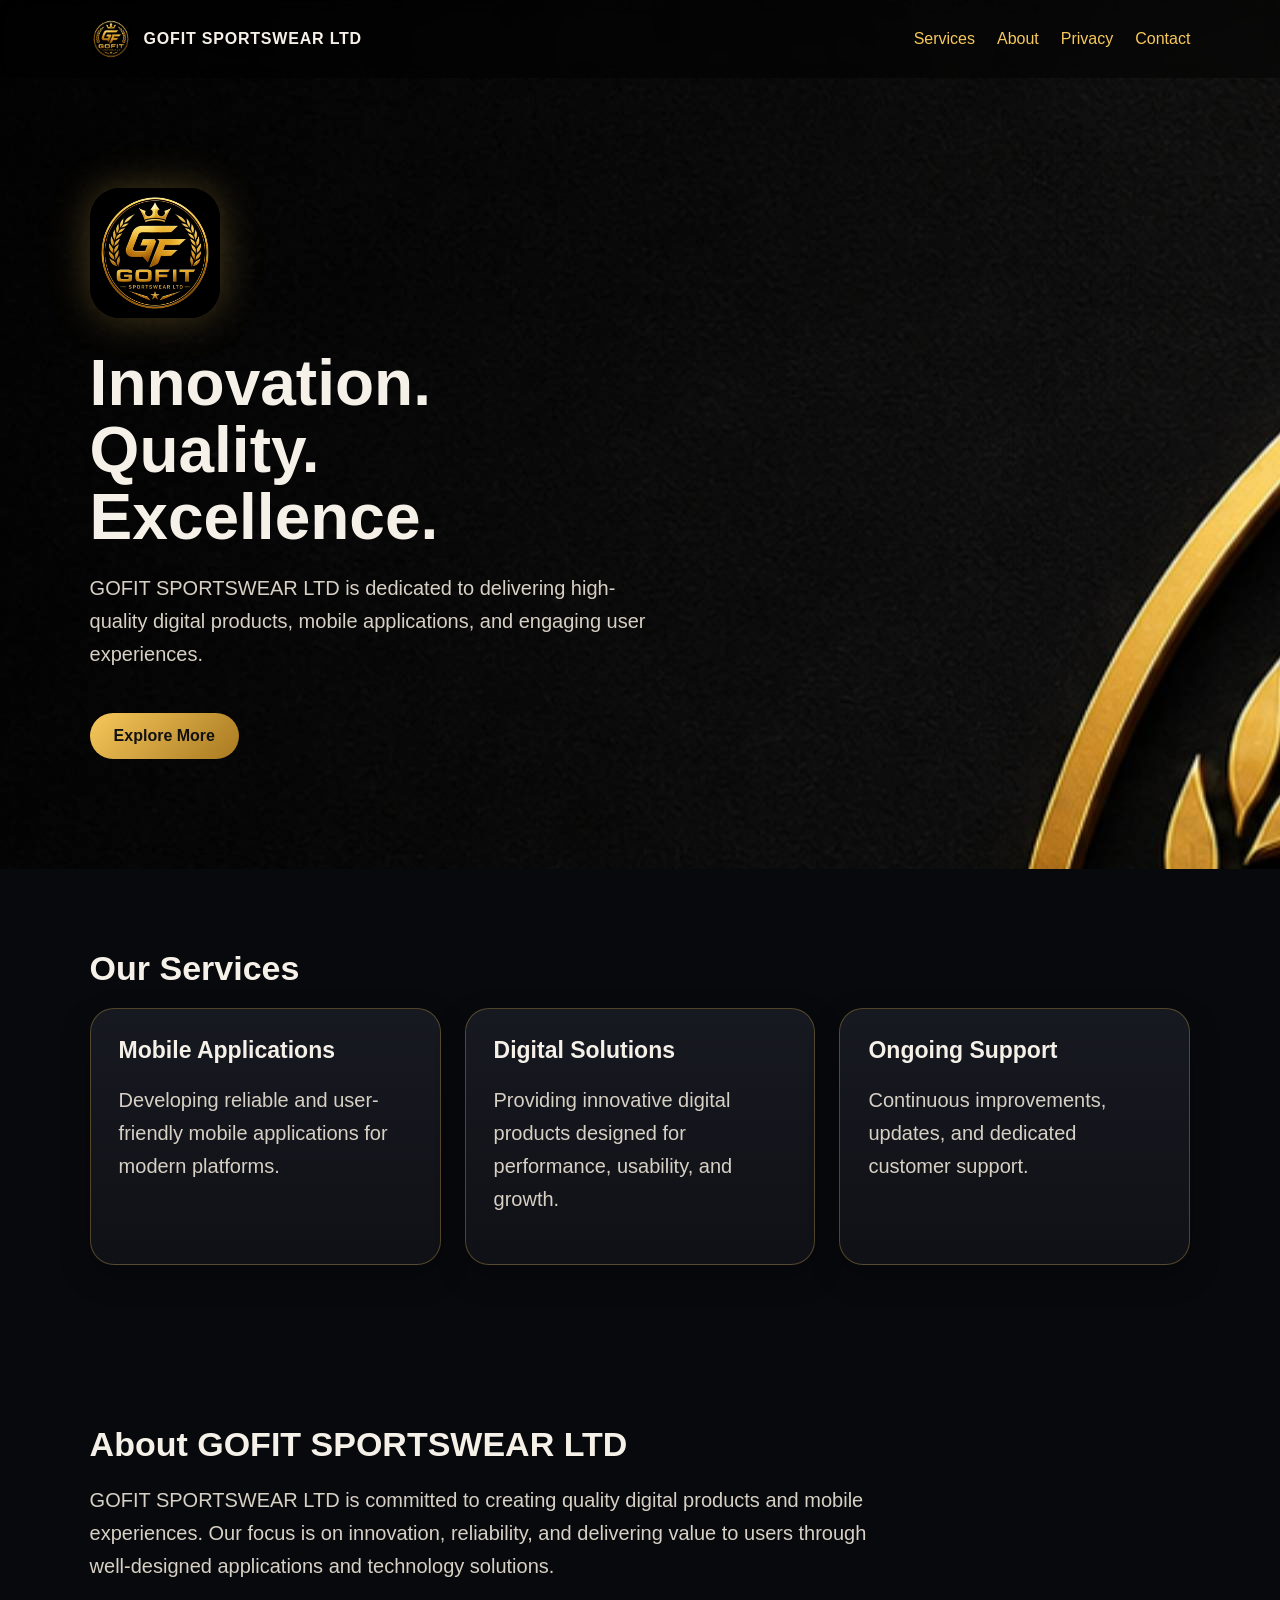
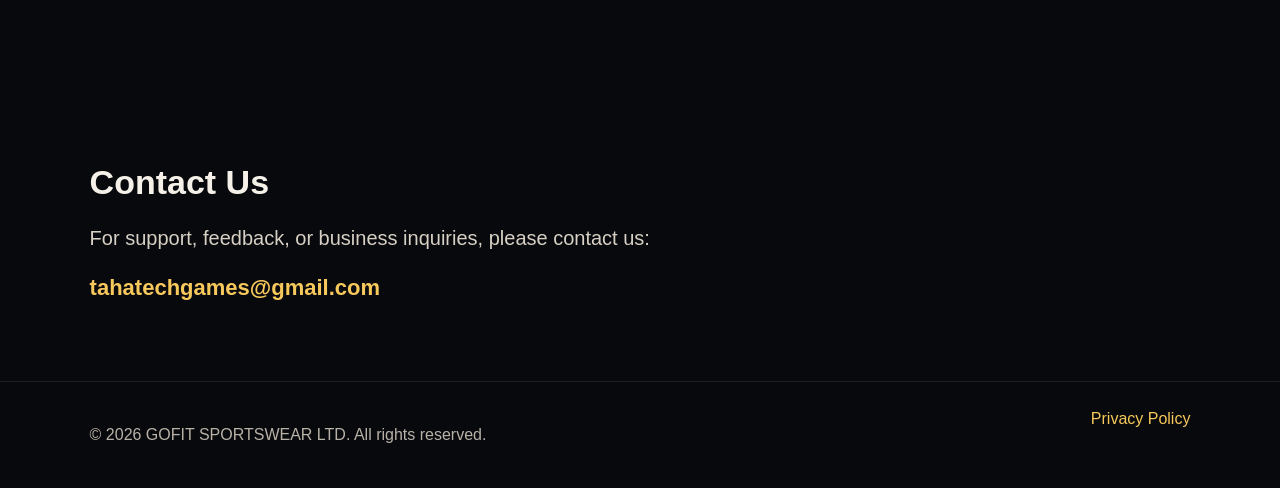
<file: index.html>
<!DOCTYPE html>
<html lang="en">
<head>
  <meta charset="UTF-8" />
  <meta name="viewport" content="width=device-width, initial-scale=1.0" />

  <title>GOFIT SPORTSWEAR LTD</title>

  <meta name="description" content="GOFIT SPORTSWEAR LTD is committed to delivering quality digital products, mobile applications, and innovative gaming experiences." />

  <link rel="icon" href="assets/profile.png" />
  <link rel="stylesheet" href="style.css" />
</head>

<body>

  <header class="hero" style="background-image: url('assets/header.jpg');">
    <nav>
      <div class="brand">
        <img src="assets/profile.png" alt="GOFIT SPORTSWEAR LTD Logo" />
        <span>GOFIT SPORTSWEAR LTD</span>
      </div>

      <div class="links">
        <a href="#services">Services</a>
        <a href="#about">About</a>
        <a href="privacy.html">Privacy</a>
        <a href="#contact">Contact</a>
      </div>
    </nav>

    <div class="hero-content">
      <img class="badge" src="assets/profile.png" alt="GOFIT SPORTSWEAR LTD Icon" />

      <h1>Innovation. Quality. Excellence.</h1>

      <p>
        GOFIT SPORTSWEAR LTD is dedicated to delivering high-quality digital
        products, mobile applications, and engaging user experiences.
      </p>

      <a class="btn" href="#services">Explore More</a>
    </div>
  </header>

  <main>

    <section id="services" class="section cards">
      <h2>Our Services</h2>

      <div class="grid">

        <article class="card">
          <h3>Mobile Applications</h3>
          <p>
            Developing reliable and user-friendly mobile applications for
            modern platforms.
          </p>
        </article>

        <article class="card">
          <h3>Digital Solutions</h3>
          <p>
            Providing innovative digital products designed for performance,
            usability, and growth.
          </p>
        </article>

        <article class="card">
          <h3>Ongoing Support</h3>
          <p>
            Continuous improvements, updates, and dedicated customer support.
          </p>
        </article>

      </div>
    </section>

    <section id="about" class="section about">
      <h2>About GOFIT SPORTSWEAR LTD</h2>

      <p>
        GOFIT SPORTSWEAR LTD is committed to creating quality digital products
        and mobile experiences. Our focus is on innovation, reliability, and
        delivering value to users through well-designed applications and
        technology solutions.
      </p>
    </section>

    <section id="contact" class="section contact">
      <h2>Contact Us</h2>

      <p>
        For support, feedback, or business inquiries, please contact us:
      </p>

      <a href="mailto:tahatechgames@gmail.com">
        tahatechgames@gmail.com
      </a>
    </section>

  </main>

  <footer>
    <p>© 2026 GOFIT SPORTSWEAR LTD. All rights reserved.</p>
    <a href="privacy.html">Privacy Policy</a>
  </footer>

</body>
</html>
</file>
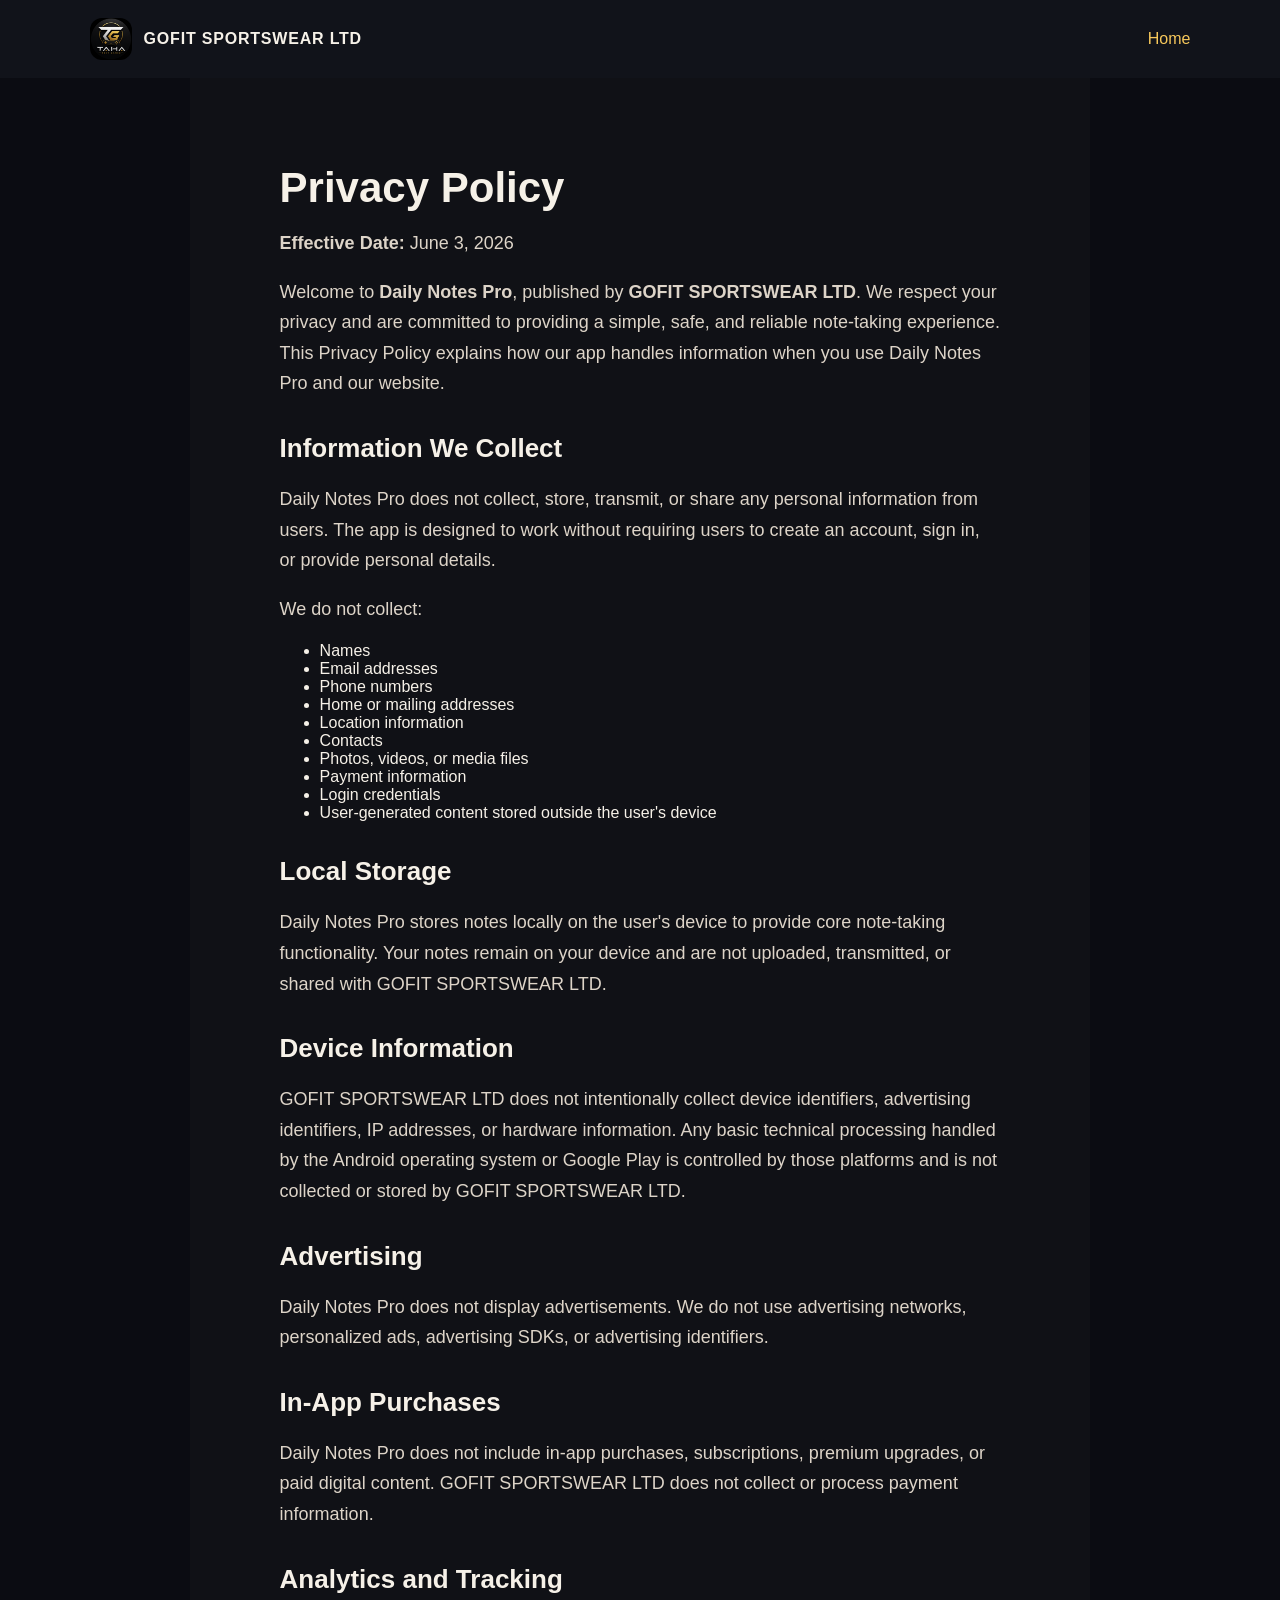
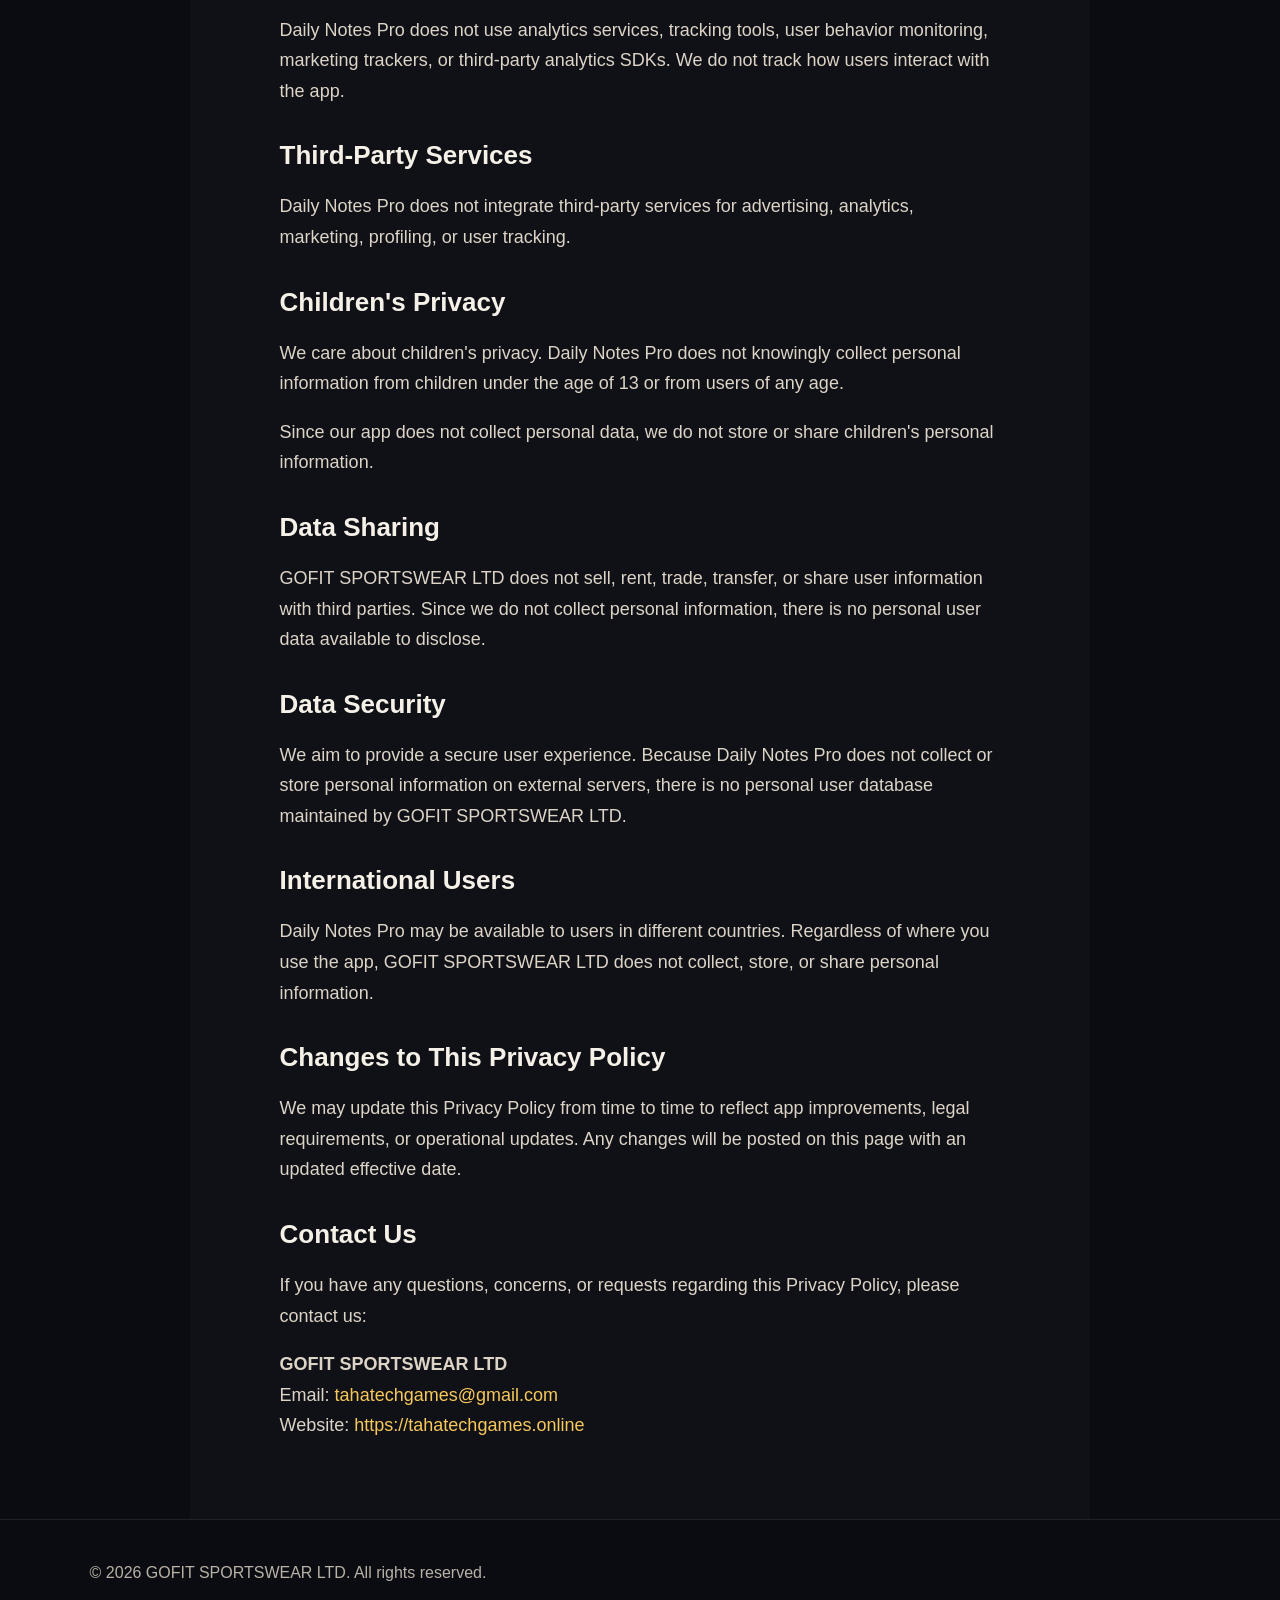
<file: privacy.html>
<!DOCTYPE html>
<html lang="en">
<head>
  <meta charset="UTF-8" />
  <meta name="viewport" content="width=device-width, initial-scale=1.0" />

  <title>Privacy Policy | Daily Notes Pro</title>

  <link rel="icon" href="assets/logo.png" />
  <link rel="stylesheet" href="style.css" />
</head>

<body class="plain">
  <nav class="topbar">
    <div class="brand">
      <img src="assets/logo.png" alt="GOFIT SPORTSWEAR LTD Logo" />
      <span>GOFIT SPORTSWEAR LTD</span>
    </div>

    <a href="index.html">Home</a>
  </nav>

  <main class="policy">
    <h1>Privacy Policy</h1>

    <p><strong>Effective Date:</strong> June 3, 2026</p>

    <p>
      Welcome to <strong>Daily Notes Pro</strong>, published by
      <strong>GOFIT SPORTSWEAR LTD</strong>. We respect your privacy and are
      committed to providing a simple, safe, and reliable note-taking experience.
      This Privacy Policy explains how our app handles information when you use
      Daily Notes Pro and our website.
    </p>

    <h2>Information We Collect</h2>

    <p>
      Daily Notes Pro does not collect, store, transmit, or share any personal
      information from users. The app is designed to work without requiring users
      to create an account, sign in, or provide personal details.
    </p>

    <p>We do not collect:</p>

    <ul>
      <li>Names</li>
      <li>Email addresses</li>
      <li>Phone numbers</li>
      <li>Home or mailing addresses</li>
      <li>Location information</li>
      <li>Contacts</li>
      <li>Photos, videos, or media files</li>
      <li>Payment information</li>
      <li>Login credentials</li>
      <li>User-generated content stored outside the user's device</li>
    </ul>

    <h2>Local Storage</h2>

    <p>
      Daily Notes Pro stores notes locally on the user's device to provide core
      note-taking functionality. Your notes remain on your device and are not
      uploaded, transmitted, or shared with GOFIT SPORTSWEAR LTD.
    </p>

    <h2>Device Information</h2>

    <p>
      GOFIT SPORTSWEAR LTD does not intentionally collect device identifiers,
      advertising identifiers, IP addresses, or hardware information. Any basic
      technical processing handled by the Android operating system or Google Play
      is controlled by those platforms and is not collected or stored by
      GOFIT SPORTSWEAR LTD.
    </p>

    <h2>Advertising</h2>

    <p>
      Daily Notes Pro does not display advertisements. We do not use advertising
      networks, personalized ads, advertising SDKs, or advertising identifiers.
    </p>

    <h2>In-App Purchases</h2>

    <p>
      Daily Notes Pro does not include in-app purchases, subscriptions, premium
      upgrades, or paid digital content. GOFIT SPORTSWEAR LTD does not collect
      or process payment information.
    </p>

    <h2>Analytics and Tracking</h2>

    <p>
      Daily Notes Pro does not use analytics services, tracking tools, user
      behavior monitoring, marketing trackers, or third-party analytics SDKs.
      We do not track how users interact with the app.
    </p>

    <h2>Third-Party Services</h2>

    <p>
      Daily Notes Pro does not integrate third-party services for advertising,
      analytics, marketing, profiling, or user tracking.
    </p>

    <h2>Children's Privacy</h2>

    <p>
      We care about children's privacy. Daily Notes Pro does not knowingly
      collect personal information from children under the age of 13 or from
      users of any age.
    </p>

    <p>
      Since our app does not collect personal data, we do not store or share
      children's personal information.
    </p>

    <h2>Data Sharing</h2>

    <p>
      GOFIT SPORTSWEAR LTD does not sell, rent, trade, transfer, or share user
      information with third parties. Since we do not collect personal
      information, there is no personal user data available to disclose.
    </p>

    <h2>Data Security</h2>

    <p>
      We aim to provide a secure user experience. Because Daily Notes Pro does
      not collect or store personal information on external servers, there is no
      personal user database maintained by GOFIT SPORTSWEAR LTD.
    </p>

    <h2>International Users</h2>

    <p>
      Daily Notes Pro may be available to users in different countries.
      Regardless of where you use the app, GOFIT SPORTSWEAR LTD does not
      collect, store, or share personal information.
    </p>

    <h2>Changes to This Privacy Policy</h2>

    <p>
      We may update this Privacy Policy from time to time to reflect app
      improvements, legal requirements, or operational updates. Any changes will
      be posted on this page with an updated effective date.
    </p>

    <h2>Contact Us</h2>

    <p>
      If you have any questions, concerns, or requests regarding this Privacy
      Policy, please contact us:
    </p>

    <p>
      <strong>GOFIT SPORTSWEAR LTD</strong><br />
      Email: <a href="mailto:tahatechgames@gmail.com">tahatechgames@gmail.com</a><br />
      Website: <a href="https://tahatechgames.online">https://tahatechgames.online</a>
    </p>
  </main>

  <footer>
    <p>© 2026 GOFIT SPORTSWEAR LTD. All rights reserved.</p>
  </footer>
</body>
</html>
</file>
<file: style.css>
*{box-sizing:border-box}body{margin:0;font-family:Arial,Helvetica,sans-serif;background:#08090d;color:#f6f1e8}a{color:#f7c85b;text-decoration:none}nav{display:flex;align-items:center;justify-content:space-between;padding:18px 7%;background:rgba(0,0,0,.45);backdrop-filter:blur(8px)}.brand{display:flex;align-items:center;gap:12px;font-weight:800;letter-spacing:.8px}.brand img{width:42px;height:42px;border-radius:12px}.links{display:flex;gap:22px}.hero{min-height:720px;background:linear-gradient(90deg,rgba(0,0,0,.88),rgba(0,0,0,.35)),url('assets/header.png') center/cover no-repeat}.hero-content{padding:110px 7%;max-width:760px}.badge{width:130px;border-radius:30px;box-shadow:0 0 40px rgba(247,200,91,.28)}h1{font-size:64px;margin:28px 0 10px;line-height:1.05}h2{font-size:34px;margin:0 0 20px}.hero p,.section p{font-size:20px;line-height:1.65;color:#d7d0c4}.btn{display:inline-block;margin-top:22px;background:linear-gradient(135deg,#f7c85b,#a87920);color:#111;padding:14px 24px;border-radius:999px;font-weight:800}.section{padding:80px 7%}.grid{display:grid;grid-template-columns:repeat(3,1fr);gap:24px}.card{background:linear-gradient(180deg,#171921,#101116);border:1px solid rgba(247,200,91,.28);border-radius:24px;padding:28px;box-shadow:0 12px 30px rgba(0,0,0,.28)}.card h3{font-size:23px;margin:0 0 10px}.about,.contact{max-width:980px}.contact a{font-size:22px;font-weight:800}footer{padding:28px 7%;border-top:1px solid rgba(255,255,255,.09);display:flex;justify-content:space-between;color:#b9b2a7}.plain{background:#0b0c12}.topbar{background:#11131a}.policy{max-width:900px;margin:0 auto;padding:60px 7%;background:#101116;min-height:70vh}.policy h1{font-size:42px}.policy h2{font-size:26px;margin-top:34px}.policy p{font-size:18px;line-height:1.7;color:#ddd4c8}@media(max-width:760px){.links{display:none}.hero{min-height:620px}.hero-content{padding-top:80px}h1{font-size:42px}.grid{grid-template-columns:1fr}footer{display:block}.hero p,.section p{font-size:17px}}
</file>
